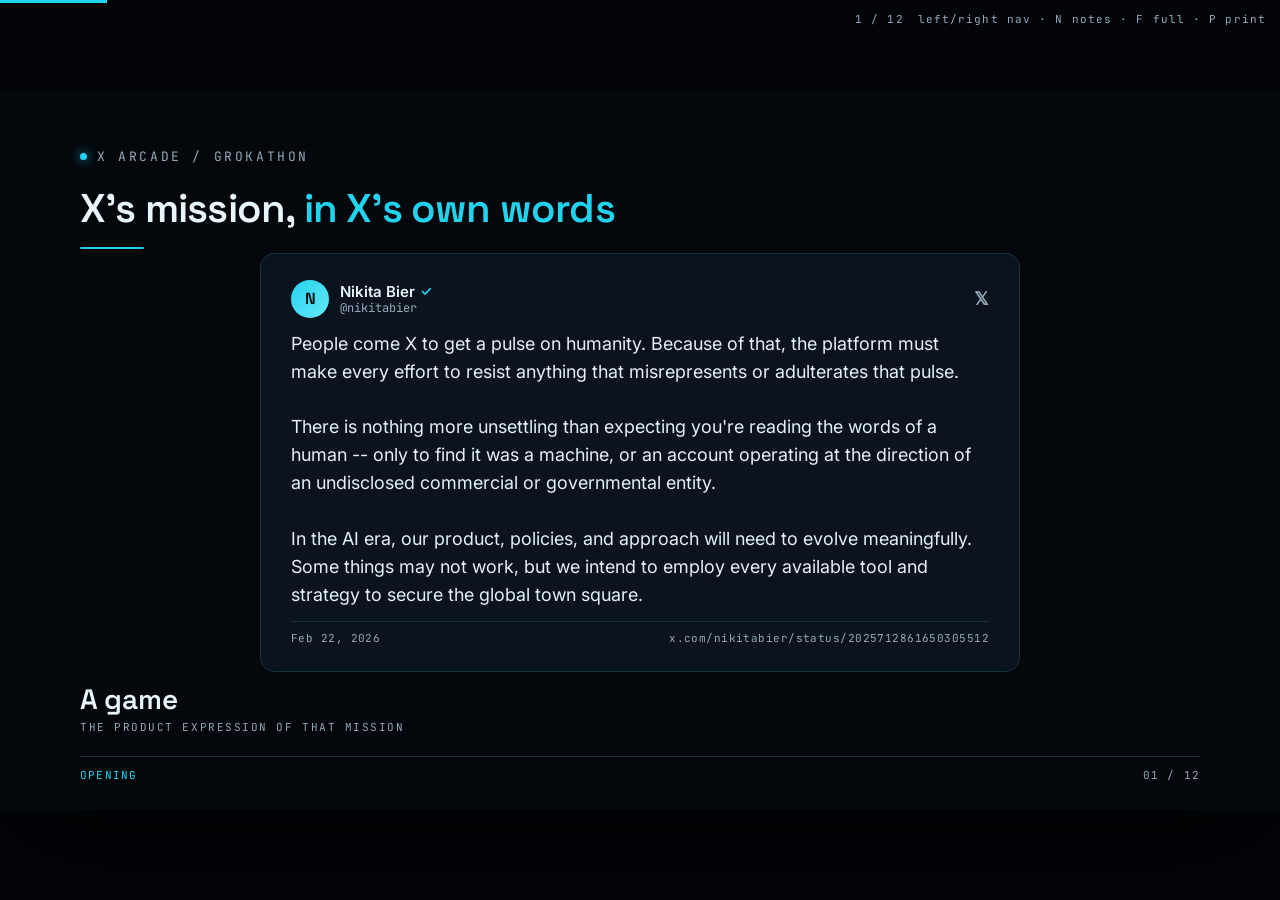
<file: slides/index.html>
<!DOCTYPE html>
<html lang="en">
<head>
<meta charset="utf-8"/>
<meta name="viewport" content="width=device-width, initial-scale=1, viewport-fit=cover"/>
<title>X Arcade: games generated from live X</title>
<link rel="preconnect" href="https://fonts.googleapis.com">
<link rel="preconnect" href="https://fonts.gstatic.com" crossorigin>
<link href="https://fonts.googleapis.com/css2?family=Space+Grotesk:wght@400;500;600;700&family=Inter:wght@400;500;600&family=JetBrains+Mono:wght@400;500;600&display=swap" rel="stylesheet">
<style>
:root{
  --bg:#04070B;--bgAlt:#0B141E;--ink:#E8F6FB;--inkDim:#93A9B9;
  --accent:#22D3EE;--accent2:#FF2D55;--pcrf:#67E8F9;--pigrpo:#FF2D55;
  --good:#4ADE80;--warn:#FBBF24;--grid:#16303E;
  --fh:'Space Grotesk',sans-serif;--fb:'Inter',sans-serif;--fm:'JetBrains Mono',monospace;
}
*{box-sizing:border-box;margin:0;padding:0}
html,body{height:100%;background:#030509;color:var(--ink);font-family:var(--fb);overflow:hidden}
#stageWrap{position:fixed;inset:0;display:flex;align-items:center;justify-content:center}
#stage{position:relative;width:1280px;height:720px;background:var(--bg);overflow:hidden;
  box-shadow:0 30px 120px rgba(0,0,0,.65);transform-origin:center center}
#progress{position:absolute;top:0;left:0;height:3px;background:var(--accent);z-index:40;transition:width .3s ease}
.slide{position:absolute;inset:0;padding:58px 80px 76px;display:none;flex-direction:column;opacity:0}
.slide.active{display:flex;opacity:1}
.kicker{font-family:var(--fm);font-size:13px;letter-spacing:.20em;text-transform:uppercase;color:var(--inkDim);
  display:flex;align-items:center;gap:10px;margin-bottom:22px}
.kicker .dot{width:7px;height:7px;border-radius:50%;background:var(--sys,var(--accent));box-shadow:0 0 12px var(--sys,var(--accent))}
h1.title{font-family:var(--fh);font-weight:600;font-size:40px;line-height:1.11;letter-spacing:-.02em;max-width:27ch}
.title .em{color:var(--sys,var(--accent))}
.titleRule{width:64px;height:2px;background:var(--sys,var(--accent));margin-top:16px;border-radius:2px}
.body{margin-top:24px;display:flex;flex-direction:column;gap:12px;max-width:62ch}
.body li{list-style:none;position:relative;padding-left:22px;font-size:19px;line-height:1.42;color:#dcecf5}
.body li::before{content:"";position:absolute;left:0;top:11px;width:9px;height:1.5px;background:var(--sys,var(--accent))}
.hl{display:flex;gap:34px;margin-top:auto;padding-top:20px;flex-wrap:wrap}
.stat{display:flex;flex-direction:column;gap:3px}
.stat .v{font-family:var(--fh);font-weight:600;font-size:28px;color:var(--ink);letter-spacing:-.01em}
.stat .l{font-family:var(--fm);font-size:11px;letter-spacing:.14em;text-transform:uppercase;color:var(--inkDim)}
.foot{position:absolute;left:80px;right:80px;bottom:28px;display:flex;justify-content:space-between;align-items:center;
  font-family:var(--fm);font-size:11px;letter-spacing:.11em;text-transform:uppercase;color:var(--inkDim);
  border-top:1px solid var(--grid);padding-top:11px}
.foot .sec{color:var(--sys,var(--inkDim))}
.layout-title{justify-content:center}
.layout-title h1.title{font-size:54px;max-width:23ch}
.layout-title .sub{margin-top:20px;font-size:19px;color:var(--inkDim);max-width:75ch;line-height:1.5}
.layout-closing{justify-content:center}
.layout-closing h1.title{font-size:46px}
.split{display:grid;grid-template-columns:1fr 1fr;gap:42px;align-items:center;flex:1;margin-top:6px}
.split .col-r{align-self:stretch;display:flex;align-items:center;justify-content:center;min-width:0}
.chartWrap{flex:1;margin-top:16px;display:flex;flex-direction:column;min-height:0}
.chartWrap svg{width:100%;flex:1;min-height:260px}
.split .chartWrap{width:100%;margin-top:0}
.cap{font-size:12px;color:var(--inkDim);margin-top:8px;line-height:1.4;max-width:100ch}
.figWrap{flex:1;margin-top:13px;display:flex;flex-direction:column;align-items:center;min-height:0}
.figWrap img{max-width:100%;max-height:360px;object-fit:contain;border:1px solid var(--grid);border-radius:9px;background:#0b141e}
.layout-figure.wide .figWrap{margin-top:6px}
.layout-figure.wide .figWrap img{max-height:540px;background:#0d1117;padding:4px;border-color:var(--grid)}
.layout-figure.wide .body{max-width:none}
.split .figWrap{margin-top:0;justify-content:center}
table.tbl{width:100%;border-collapse:collapse;margin-top:12px;font-size:15px;table-layout:fixed}
table.tbl th,table.tbl td{text-align:left;padding:10px 12px;border-bottom:1px solid var(--grid);vertical-align:top;line-height:1.35;overflow-wrap:anywhere}
table.tbl thead th{font-family:var(--fm);font-size:11px;letter-spacing:.09em;text-transform:uppercase;color:var(--accent);border-bottom:1px solid var(--inkDim)}
table.tbl td:first-child{font-family:var(--fm);font-size:13px;color:var(--accent);width:32%}
.tweetHero{flex:1;margin-top:14px;display:flex;align-items:center;justify-content:center;min-height:0}
.tweetRow{flex:1;margin-top:14px;display:grid;grid-template-columns:1.4fr 1fr 1fr;gap:18px;align-items:stretch;min-height:0}
.tw{background:var(--bgAlt);border:1px solid var(--grid);border-radius:14px;padding:20px 22px;display:flex;flex-direction:column;gap:12px;min-width:0}
.tw.hero{max-width:760px;padding:26px 30px}
.tw .twhead{display:flex;align-items:center;gap:11px}
.tw .av{width:38px;height:38px;border-radius:50%;background:linear-gradient(135deg,var(--accent),var(--pcrf));flex:none;
  display:flex;align-items:center;justify-content:center;font-family:var(--fh);font-weight:600;color:#04070b;font-size:16px}
.tw .who{display:flex;flex-direction:column;line-height:1.2;min-width:0}
.tw .nm{font-family:var(--fb);font-weight:600;font-size:15px;color:var(--ink);display:flex;align-items:center;gap:5px}
.tw .nm .vf{color:var(--accent);font-size:14px}
.tw .hn{font-family:var(--fm);font-size:12px;color:var(--inkDim)}
.tw .xmark{margin-left:auto;font-family:var(--fh);font-weight:700;font-size:18px;color:var(--inkDim)}
.tw .twtext{font-family:var(--fb);font-size:15px;line-height:1.5;color:#e3f0f7;white-space:pre-wrap;overflow-wrap:anywhere;flex:1}
.tw.hero .twtext{font-size:18px;line-height:1.55}
.tw .twfoot{font-family:var(--fm);font-size:11px;color:var(--inkDim);letter-spacing:.04em;border-top:1px solid var(--grid);padding-top:9px;
  display:flex;justify-content:space-between;gap:10px;overflow-wrap:anywhere}
.tweetRow .tw .twtext{font-size:13.5px;line-height:1.46}
#notes{position:fixed;left:0;right:0;bottom:0;max-height:42vh;overflow:auto;background:rgba(8,11,20,.97);
  border-top:2px solid var(--accent);padding:18px 26px;z-index:60;display:none;backdrop-filter:blur(6px)}
#notes.show{display:block}
#notes .nh{font-family:var(--fm);font-size:11px;letter-spacing:.16em;text-transform:uppercase;color:var(--accent);margin-bottom:8px}
#notes .nb{font-size:15px;line-height:1.6;color:#cdd6ea;max-width:120ch}
#hud{position:fixed;right:14px;top:12px;z-index:60;font-family:var(--fm);font-size:11px;color:var(--inkDim);letter-spacing:.1em;display:flex;gap:14px}
.navbtn{position:fixed;bottom:calc(16px + env(safe-area-inset-bottom));z-index:55;width:54px;height:54px;border-radius:50%;
  background:rgba(18,24,41,.86);border:1px solid var(--grid);color:var(--ink);font-size:26px;display:none;align-items:center;justify-content:center}
#prevBtn{left:calc(14px + env(safe-area-inset-left))}#nextBtn{right:calc(14px + env(safe-area-inset-right))}
#rotateHint{position:fixed;inset:0;z-index:70;display:none;flex-direction:column;align-items:center;justify-content:center;
  text-align:center;gap:14px;padding:40px;background:rgba(5,7,13,.95);color:var(--ink)}
#rotateHint .ic{font-size:56px;color:var(--accent)}
#rotateHint .t{font-family:var(--fh);font-weight:600;font-size:23px}
#rotateHint .s{color:var(--inkDim);font-size:15px;max-width:32ch;line-height:1.55}
#rotateHint button{margin-top:8px;font-family:var(--fm);font-size:13px;color:var(--accent);background:none;border:1px solid var(--accent);border-radius:999px;padding:9px 20px}
@media (pointer:coarse),(max-width:820px){.navbtn{display:flex}#hud .help{display:none}}
@media print{html,body{overflow:visible;height:auto}#stageWrap{position:static}#stage{transform:none!important;box-shadow:none;width:1280px;height:720px}
  .slide{display:flex!important;opacity:1!important;position:relative;page-break-after:always}#progress,#hud,#notes,.navbtn,#rotateHint{display:none!important}}
</style>
</head>
<body>
<div id="progress"></div>
<div id="hud"><span id="counter">1 / 9</span><span class="help">left/right nav · N notes · F full · P print</span></div>
<div id="stageWrap"><div id="stage"></div></div>
<div id="notes"><div class="nh">Presenter notes</div><div class="nb" id="notesBody"></div></div>
<div id="rotateHint"><div class="ic">↻</div><div class="t">Rotate to landscape</div><div class="s">This deck is designed for a wide screen. Swipe or use the arrows after rotating.</div><button id="rhDismiss">View anyway</button></div>
<script>
const PAL={"bg": "#04070B", "bgAlt": "#0B141E", "ink": "#E8F6FB", "inkDim": "#93A9B9", "accent": "#22D3EE", "accent2": "#FF2D55", "pcrf": "#67E8F9", "pigrpo": "#FF2D55", "good": "#4ADE80", "warn": "#FBBF24", "grid": "#16303E"},SLIDES=[{"n": 1, "section": "OPENING", "kicker": "X ARCADE / GROKATHON", "title": "X's mission, *in X's own words*", "layout": "chart", "body": [], "highlights": [{"label": "The product expression of that mission", "value": "A game"}], "chartRef": "bier_mission", "figureRef": "", "equations": [], "notes": "SAY: This is X's head of product, writing in February. The platform exists to give people a pulse on humanity, and nothing is more unsettling than reading what you think is a person and finding it was a machine. We did not invent that problem. X wrote it down. We built the product for it.  CUE: the quote is on screen, point and paraphrase, do not read it line by line."}, {"n": 2, "section": "THE WAR", "kicker": "RECEIPTS, NOT VIBES", "title": "X is already *at war with slop*", "layout": "chart", "body": [], "highlights": [{"label": "Chatbot accounts removed, reported", "value": "42,000"}, {"label": "Games shipped by X in 20 years", "value": "0"}, {"label": "The 2026 AI-game promise", "value": "Unshipped"}], "chartRef": "bier_receipts", "figureRef": "", "equations": [], "notes": "SAY: And X is already at war with this. Forty-two thousand chatbot accounts removed in one sweep. The InfoFi ban, killing the apps that pay people to post slop. They named the enemy, the slop-ocalypse. But in twenty years X has never shipped a game, and the AI game they promised is still unshipped. That lane is open and the mission is already stated.  CUE: point at the three cards, do not read them. The 62.9k likes figure is reported, not ours, keep it off the mic."}, {"n": 3, "section": "DECOY", "kicker": "CARTRIDGE 01", "title": "Decoy: spot the machine in *30 seconds*", "layout": "split", "body": ["One real trending thread, pulled live from X", "Four real replies plus one Grok-written imposter", "TEXT rounds and GIF rounds, where the fake is Imagine video", "Six-round matches with a results screen, then play again", "Reveal shows every player's pick and the machine's tell"], "highlights": [{"label": "Match length", "value": "6 rounds"}, {"label": "Round clock", "value": "30s"}, {"label": "Topic rounds built", "value": "12"}], "chartRef": "loop", "figureRef": "", "equations": [], "notes": "SAY: Here is what we built. One real trending thread off X. Four of these replies are real people, one was written by Grok to blend in. Thirty seconds to find the machine. Matches run six rounds and end on a results screen. Some rounds are text, some are GIF rounds where the fake is an Imagine video.  CUE: this is the shape of the game. We play it live at the end, not now."}, {"n": 4, "section": "LIVE DEMO", "kicker": "SCAN AND PLAY", "title": "Let's *play*", "layout": "title", "body": ["Scan the QR, you are in the game", "No host: the session clock runs the room", "Solo works, a crowd works, latecomers just land in the next beat"], "highlights": [{"label": "Room code", "value": "GROK"}, {"label": "On the clock", "value": "30s"}, {"label": "Match", "value": "6 rounds"}], "chartRef": "", "figureRef": "", "equations": [], "notes": "SAY: Before we go further, take out your phone and scan this code. It drops you straight into the room. There is no host to wait for, the room runs itself on a clock. Get in now, and we will play a live round together at the end.  CUE: THE QR MUST BE ON SCREEN HERE. The audience joins during the rest of the deck, so the room is full by slide 9. Do not tap START yet."}, {"n": 5, "section": "HOW IT WORKS", "kicker": "X_SEARCH TO REVEAL", "title": "Live thread in, *five gates* before play", "layout": "chart", "body": [], "highlights": [{"label": "x_search probe", "value": "42s"}, {"label": "Image gen probe", "value": "6.5s"}, {"label": "TTS probe", "value": "1.78s"}, {"label": "Commentator line, fast model", "value": "0.6s"}], "chartRef": "pipeline", "figureRef": "", "equations": [], "notes": "SAY: Under the hood it is five beats. A search finds a live thread, a second grounded call reads the real replies, Grok writes the imposter, five deterministic gates screen the round and fail closed, and only clean rounds serve. One event-day pull was rejected for an embedded link and never served. And you cannot cheat: during guessing, the answer never leaves the server.  CUE: only go deep here if the room is technical, otherwise one sentence and move on."}, {"n": 6, "section": "SYSTEM DESIGN", "kicker": "ONE PAGE, EVERY MOVING PART", "title": "One server, an *offline pipeline*, xAI behind it", "layout": "figure", "wide": true, "figureRef": "system_design", "body": [], "highlights": [], "chartRef": "", "equations": [], "notes": "SAY: Here is the whole system on one page. On the left, players join over a websocket. In the middle, one FastAPI server holds the rooms in memory, runs the clock, and serves rounds. The rounds are not pulled live during play, that is the offline pipeline at the bottom: a search finds the thread, Grok writes the imposter, it gets recorded to fixtures and committed. And the slow, expensive xAI calls on the right, Imagine and voice, are all off the round path, fired async so they never block a guess.  CUE: trace the five numbered arrows if the room is technical, otherwise say the one line: everything slow is pre-built or async, nothing slow is on the clock."}, {"n": 7, "section": "TECHNICAL COMPLEXITY", "kicker": "JUDGING CRITERION 2", "title": "The hard parts were *correctness under load*", "layout": "split", "chartRef": "gates", "figureRef": "", "equations": [], "body": ["Grounded two-call pull that rejects any answer with no search call", "Opaque uniform media so the decoy cannot be found by inspection", "Time-driven session machine, no host, so no dead-button race", "Offline demo with a socket guard proving zero network egress", "32-check abuse battery, malformed frames to a 30-player room"], "highlights": [{"label": "Abuse battery", "value": "32/32"}, {"label": "Safety gates, fail closed", "value": "5"}, {"label": "Network egress, offline proof", "value": "0"}, {"label": "Topic rounds", "value": "24"}], "notes": "SAY: The game is easy to describe and hard to make correct. Three things I would point a judge at. One, we do not trust the model to read the thread, we make two grounded calls and reject any response that did not actually search. Two, the anti-cheat: during guessing the answer never leaves the server, and every reply's media is served through an identical opaque URL, because the fake used to be findable in dev tools three different ways. Three, the whole thing runs offline from fixtures with a socket guard that fails on any network call, and a 32-check abuse suite, including a thirty-player room, passes against the live deploy.  CUE: this is the technical-complexity slide, every number is from a committed run."}, {"n": 8, "section": "WAR SCARS", "kicker": "ALL FROM BUILD DAY", "title": "What broke, and *what it taught us*", "layout": "default", "chartRef": "", "figureRef": "", "equations": [], "body": ["Host-driven rooms gave three dead-button bugs, so we deleted the host and went time-driven", "The GIF decoy leaked three ways, so media now serves through one opaque proxy", "The Space said RUNNING while hung, so the runbook is restart, not redeploy", "Live pulls kept hitting culture-war threads that pass the gates, so every fresh round gets a human read", "A shuffle broke the test suites and byte-replay, so the suites pin it and the shuffle got its own invariants"], "highlights": [{"label": "Dead-button bugs, one day", "value": "3"}, {"label": "Ways the decoy leaked", "value": "3"}], "notes": "SAY: A few honest scars, all from today. We built host-controlled rooms and it produced three separate dead-button bugs where the client and server disagreed on who could start, so we deleted the host entirely and made the room run on a clock. The GIF decoy leaked three ways at once, its URL said decoy, it was the only mp4, and the client even labeled it, so now every reply's media serves through one identical opaque URL. And the gates check integrity, not taste, so live pulls kept landing on divisive threads that passed every gate, which is why a human still reads a fresh round before it serves.  CUE: tell one of these as a story if you have time, the dead-button one lands best."}, {"n": 9, "section": "FLYWHEEL", "kicker": "THESIS, NOT A RESULT", "title": "Every guess is a *labeled judgment*", "layout": "split", "body": ["A guess marks which reply reads machine-written", "Wrong guesses flag real people who read like bots", "Aggregate signal is what no-human-in-the-loop enforcement needs", "This is a thesis. No flywheel number is measured."], "highlights": [{"label": "Labeled as such", "value": "Thesis"}, {"label": "Flywheel metrics measured", "value": "0"}], "chartRef": "flywheel", "figureRef": "", "equations": [], "notes": "SAY: Here is the thesis. X drew a bright line at AI with no human in the loop. Enforcing that line is starved for data about what reads as machine-written to real people. Every guess in the game is exactly that label, and the wrong guesses are the richest half, real people who read like bots. We have measured none of this yet, and it says so on the slide.  CUE: say the word thesis out loud, it is your honesty anchor."}, {"n": 10, "section": "PLATFORM", "kicker": "CARTRIDGES + GATES", "title": "One cabinet, *many cartridges*", "layout": "split", "body": ["A cartridge ships rounds behind one small contract", "The cabinet runs rooms, clocks, scoring, voice, share cards", "Gates are platform infrastructure, not per-game code", "A rejected round is the screen working"], "highlights": [{"label": "Gates, fail closed", "value": "5"}, {"label": "Event-day pull gated on G_URL", "value": "1"}], "chartRef": "gates", "figureRef": "", "equations": [], "notes": "SAY: This is a platform, not one game. A cartridge ships rounds behind one small contract, and the cabinet supplies the rooms, the clock, scoring, the voice host, and the share cards. The gates are infrastructure. A rejected round is not a bug, it is the screen working.  CUE: keep this short unless a judge asks."}, {"n": 11, "section": "BUSINESS", "kicker": "PROJECTIONS, LABELED", "title": "Sponsored arenas, *shareable wins*", "layout": "split", "body": ["Brands sponsor a topic arena with a light skin", "The winner's share card carries the sponsor mark", "Gates screen every round before a brand touches it", "Every revenue figure is illustrative, none is measured"], "highlights": [{"label": "Ad module CPM field", "value": "ILLUSTRATIVE"}, {"label": "Demo sponsor names", "value": "Fictional"}], "chartRef": "", "figureRef": "share_card", "equations": [], "notes": "SAY: The money is the sponsored arena. A brand picks a topic, the game stays identical, and the winner's share card carries the sponsor mark, so every share is brand reach next to a topic the brand chose. Tie it to the receipts: X killed pay-to-post because it makes slop, and this aligns the incentive with brand-safe human play. Every number here is illustrative and labeled as such.  CUE: never quote a market size, there is not a real one."}, {"n": 12, "section": "CLOSE", "kicker": "THE ASK", "title": "Built in *a day* on the API", "layout": "closing", "body": ["Live and playable now: github.com/arunshar/x-arcade-grokathon, MIT", "Usage is public and honest at /stats: actions, never impressions", "Post-back is staged and said so; realtime voice is live-mode", "The ask: ship one cartridge on X, instrument the guess stream"], "highlights": [{"label": "License", "value": "MIT"}, {"label": "On the xAI API", "value": "1 day"}], "chartRef": "", "figureRef": "", "equations": [], "notes": "SAY: Built in a day, on the xAI API, live and playable right now. Usage is public and honest at slash stats, real player actions, never impressions. What is staged, the post-back to X, we say so. The ask is small: ship one cartridge behind a real X surface and instrument the guess stream. And now, let us actually play.  CUE: SWITCH TO THE APP. The room is already full from slide 4. Tap START, run one round, land the reveal. Done."}],CHARTS={"gates": {"kind": "table", "head": ["Gate", "What it checks"], "rows": [["G_SOURCE", "post and all 5 replies present, within length bounds"], ["G_SLURS", "denylist scan over the post and every reply"], ["G_DECOY_COUNT", "exactly one imposter, and the round points at it"], ["G_AUTHOR", "real replies carry real handles, never the decoy marker"], ["G_URL", "no links in reply text"]]}, "loop": {"kind": "loop"}, "pipeline": {"kind": "pipeline"}, "flywheel": {"kind": "flywheel"}, "bier_mission": {"kind": "tweet_hero", "tweet": {"handle": "@nikitabier", "name": "Nikita Bier", "date": "Feb 22, 2026", "url": "x.com/nikitabier/status/2025712861650305512", "text": "People come X to get a pulse on humanity. Because of that, the platform must make every effort to resist anything that misrepresents or adulterates that pulse.\n\nThere is nothing more unsettling than expecting you're reading the words of a human -- only to find it was a machine, or an account operating at the direction of an undisclosed commercial or governmental entity.\n\nIn the AI era, our product, policies, and approach will need to evolve meaningfully. Some things may not work, but we intend to employ every available tool and strategy to secure the global town square."}}, "bier_receipts": {"kind": "tweet_row", "tweets": [{"handle": "@nikitabier", "name": "Nikita Bier", "date": "Jul 24, 2026", "url": "x.com/nikitabier/status/2080747924380856519", "text": "We found 42,000 accounts automating replies using chatbots and have removed them from the platform.\n\nX's core value is providing an authentic pulse on humanity -- and using AI to programmatically engage with users without a human in the loop runs counter to our mission."}, {"handle": "@nikitabier", "name": "Nikita Bier", "date": "Jul 31, 2026", "url": "x.com/nikitabier/status/2083254001014120458", "text": "We have a common enemy: the slop-ocalypse"}, {"handle": "@nikitabier", "name": "Nikita Bier", "date": "Jan 15, 2026", "url": "x.com/nikitabier/status/2011825522817270230", "text": "We are revising our developer API policies:\n\nWe will no longer allow apps that reward users for posting on X (aka \"infofi\"). This has led to a tremendous amount of AI slop & reply spam on the platform."}]}},FIGURES={"share_card": {"src": "share_card.jpg", "cap": "Imagine-generated share card, a committed demo asset. The card a winner would post back to X. The demo stages that post-back rather than posting live."}, "system_design": {"src": "system_design.png", "cap": "One game server, an offline round pipeline, and the xAI surfaces behind it. Numbered flows: 1 join and guess over wss, 2 serve a gated round, 3 fetch opaque media, 4 attach the Imagine card async, 5 host lines. Latencies are measured probes."}};
const stage=document.getElementById('stage');
if(new URLSearchParams(location.search).has('clean'))document.getElementById('hud').style.display='none';
const esc=s=>(s==null?'':String(s)).replace(/&/g,'&amp;').replace(/</g,'&lt;').replace(/>/g,'&gt;');
const emph=t=>esc(t).replace(/\*(.+?)\*/g,'<span class="em">$1</span>');
function box(x,y,w,h,label,sub,hue='accent'){
  return `<g><rect x="${x}" y="${y}" width="${w}" height="${h}" rx="10" fill="var(--bgAlt)" stroke="var(--${hue})" stroke-width="1.5"/>
  <text x="${x+w/2}" y="${y+h/2-5}" text-anchor="middle" fill="var(--ink)" font-family="var(--fh)" font-weight="600" font-size="16">${esc(label)}</text>
  <text x="${x+w/2}" y="${y+h/2+17}" text-anchor="middle" fill="var(--inkDim)" font-family="var(--fm)" font-size="11.5">${esc(sub)}</text></g>`;
}
function arrow(x1,y1,x2,y2,hue='grid'){
  return `<path d="M ${x1} ${y1} L ${x2} ${y2}" stroke="var(--${hue})" stroke-width="2" fill="none" marker-end="url(#arr)"/>`;
}
function frame(body,W=960,H=360){return `<svg viewBox="0 0 ${W} ${H}" preserveAspectRatio="xMidYMid meet"><defs><marker id="arr" markerWidth="8" markerHeight="8" refX="6" refY="4" orient="auto"><path d="M0,0 L7,4 L0,8 Z" fill="var(--inkDim)"/></marker></defs>${body}</svg>`;}
function gameLoop(){
  let g=box(130,10,300,66,'REAL THREAD','pulled live from X','accent');
  g+=box(130,104,300,66,'4 REAL + 1 GROK','imposter hidden by seed','pigrpo');
  g+=box(130,198,300,66,'30-SECOND RACE','two players, first tap wins','accent');
  g+=box(130,292,300,66,'REVEAL','real authors + decoy rationale','good');
  g+=arrow(280,76,280,104)+arrow(280,170,280,198)+arrow(280,264,280,292);
  return frame(g,560,368);
}
function pipeline(){
  const xs=[18,205,392,579,766],labels=[
    ['1 · X_SEARCH','find a live thread'],['2 · REPLIES','4 real, read verbatim'],['3 · IMPOSTER','Grok writes one'],
    ['4 · GATES','5 checks, fail closed'],['5 · QUEUE','only clean rounds serve']];
  let g='';
  xs.forEach((x,i)=>{g+=box(x,105,176,92,labels[i][0],labels[i][1],i===3?'pigrpo':(i===4?'good':'accent'));if(i<4)g+=arrow(x+176,151,xs[i+1],151);});
  g+=`<text x="480" y="255" text-anchor="middle" fill="var(--inkDim)" font-family="var(--fm)" font-size="13">Gates rejected 1 of 6 rounds built today (G_SOURCE + G_URL), so 5 serve</text>`;
  g+=`<text x="480" y="282" text-anchor="middle" fill="var(--inkDim)" font-family="var(--fm)" font-size="13">Proven offline: full two-player round, zero network egress (artifacts/integration_trace.txt)</text>`;
  return frame(g);
}
function flywheel(){
  let g=box(155,10,250,62,'PLAYERS GUESS','30-second rounds','accent');
  g+=box(305,150,245,62,'LABELED SIGNAL','human judgments, aggregated','pcrf');
  g+=box(155,290,250,62,'BOT DETECTION','the consumer of the signal','good');
  g+=box(10,150,245,62,'SHARPER DECOYS','harder rounds, more fun','pigrpo');
  g+=arrow(355,72,420,150)+arrow(420,212,355,290)+arrow(205,290,140,212)+arrow(140,150,205,72);
  return frame(g,560,368);
}
function bars(c){
  const W=560,H=330,left=120,top=38,max=Math.max(...c.bars.map(b=>b.value)),avail=355;
  let g='';
  c.bars.forEach((b,i)=>{const y=top+i*84,w=Math.max(8,avail*b.value/max);g+=`<g>
    <text x="${left-16}" y="${y+26}" text-anchor="end" fill="var(--inkDim)" font-family="var(--fh)" font-size="16">${esc(b.label)}</text>
    <rect x="${left}" y="${y}" width="${w}" height="34" rx="6" fill="var(--${b.hue})"/>
    <text x="${left+w+12}" y="${y+24}" fill="var(--ink)" font-family="var(--fm)" font-size="15" font-weight="600">${esc(b.detail)}</text></g>`;});
  return `<svg viewBox="0 0 ${W} ${H}" preserveAspectRatio="xMidYMid meet">${g}</svg><div class="cap">${esc(c.caption)}</div>`;
}
function table(c){let h='<table class="tbl"><thead><tr>'+c.head.map(x=>`<th>${esc(x)}</th>`).join('')+'</tr></thead><tbody>';
  c.rows.forEach(r=>{h+='<tr>'+r.map(x=>`<td>${esc(x)}</td>`).join('')+'</tr>';});return h+'</tbody></table>';}
function tweetCard(t,hero){
  const nm=esc(t.name||(t.handle||'').replace('@',''));
  return `<div class="tw${hero?' hero':''}">
    <div class="twhead"><div class="av">${esc((t.handle||'x').replace('@','').charAt(0).toUpperCase())}</div>
      <div class="who"><span class="nm">${nm} <span class="vf">✓</span></span><span class="hn">${esc(t.handle||'')}</span></div>
      <span class="xmark">𝕏</span></div>
    <div class="twtext">${esc(t.text||'')}</div>
    <div class="twfoot"><span>${esc(t.date||'')}</span><span>${esc(t.url||'')}</span></div></div>`;
}
function tweetHero(c){return `<div class="tweetHero">${tweetCard(c.tweet||{},true)}</div>`;}
function tweetRow(c){return `<div class="tweetRow">${(c.tweets||[]).map(t=>tweetCard(t,false)).join('')}</div>`;}
function renderChart(ref){const c=CHARTS[ref];if(!c)return'';let content='';
  if(c.kind==='table')content=table(c);else if(c.kind==='bars')content=bars(c);else if(c.kind==='loop')content=gameLoop();
  else if(c.kind==='pipeline')content=pipeline();else if(c.kind==='flywheel')content=flywheel();
  else if(c.kind==='tweet_hero')return tweetHero(c);else if(c.kind==='tweet_row')return tweetRow(c);
  return `<div class="chartWrap">${content}</div>`;}
function blockBody(s){return s.body?.length?`<ul class="body">${s.body.map(b=>`<li>${esc(b)}</li>`).join('')}</ul>`:'';}
function blockHighlights(s){return s.highlights?.length?`<div class="hl">${s.highlights.map(h=>`<div class="stat"><span class="v">${esc(h.value)}</span><span class="l">${esc(h.label)}</span></div>`).join('')}</div>`:'';}
function blockFigure(s){if(!s.figureRef)return'';const f=FIGURES[s.figureRef];return `<div class="figWrap"><img src="${f.src}" alt="X Arcade share card"/><div class="cap">${esc(f.cap)}</div></div>`;}
function buildSlide(s,i,total){const el=document.createElement('section');el.className='slide layout-'+s.layout+(s.wide?' wide':'');el.style.setProperty('--sys','var(--accent)');
  const kick=`<div class="kicker"><span class="dot"></span>${esc(s.kicker||s.section)}</div>`;
  const title=`<h1 class="title">${emph(s.title)}</h1><div class="titleRule"></div>`;let mid='';
  if(s.layout==='title')mid=`<div class="sub">${s.body.map(esc).join(' · ')}</div>`+blockHighlights(s);
  else if(s.layout==='split')mid=`<div class="split"><div class="col-l">${blockBody(s)}</div><div class="col-r">${s.figureRef?blockFigure(s):renderChart(s.chartRef)}</div></div>`+blockHighlights(s);
  else if(s.layout==='chart')mid=renderChart(s.chartRef)+blockHighlights(s);
  else if(s.layout==='figure')mid=blockFigure(s)+blockBody(s);
  else mid=blockBody(s)+blockHighlights(s);
  el.innerHTML=kick+title+mid+`<div class="foot"><span class="sec">${esc(s.section)}</span><span>${String(i+1).padStart(2,'0')} / ${total}</span></div>`;return el;}
let idx=0;const total=SLIDES.length,slideEls=[];SLIDES.forEach((s,i)=>{const e=buildSlide(s,i,total);stage.appendChild(e);slideEls.push(e);});
const notesEl=document.getElementById('notes'),notesBody=document.getElementById('notesBody'),counter=document.getElementById('counter'),progress=document.getElementById('progress');
function show(n){idx=Math.max(0,Math.min(total-1,n));slideEls.forEach((e,i)=>e.classList.toggle('active',i===idx));counter.textContent=(idx+1)+' / '+total;progress.style.width=((idx+1)/total*100)+'%';notesBody.textContent=SLIDES[idx].notes||'';try{location.hash=idx+1}catch(e){}}
function fit(){const sx=innerWidth/1280,sy=innerHeight/720;stage.style.transform='scale('+Math.min(sx,sy)+')';}
addEventListener('resize',fit);document.addEventListener('keydown',e=>{if(['ArrowRight','PageDown',' '].includes(e.key)){show(idx+1);e.preventDefault()}else if(['ArrowLeft','PageUp'].includes(e.key))show(idx-1);else if(e.key==='Home')show(0);else if(e.key==='End')show(total-1);else if(['n','N'].includes(e.key))notesEl.classList.toggle('show');else if(['f','F'].includes(e.key)){if(!document.fullscreenElement)document.documentElement.requestFullscreen();else document.exitFullscreen()}else if(['p','P'].includes(e.key))print();});
let tx=0,ty=0;stage.addEventListener('touchstart',e=>{tx=e.changedTouches[0].clientX;ty=e.changedTouches[0].clientY},{passive:true});stage.addEventListener('touchend',e=>{const t=e.changedTouches[0],dx=t.clientX-tx,dy=t.clientY-ty;if(Math.abs(dx)>45&&Math.abs(dx)>Math.abs(dy)*1.4)show(idx+(dx<0?1:-1))},{passive:true});
['prev','next'].forEach(d=>{const b=document.createElement('div');b.className='navbtn';b.id=d+'Btn';b.textContent=d==='prev'?'‹':'›';b.addEventListener('click',e=>{e.stopPropagation();show(idx+(d==='next'?1:-1))});document.body.appendChild(b)});
let dismissed=false;const hint=document.getElementById('rotateHint');document.getElementById('rhDismiss').addEventListener('click',()=>{dismissed=true;hint.style.display='none'});function orient(){hint.style.display=(innerHeight>innerWidth&&Math.min(innerWidth,innerHeight)<560&&!dismissed)?'flex':'none'}addEventListener('resize',orient);fit();orient();show(parseInt(location.hash.slice(1))-1||0);
</script>
</body>
</html>
</file>
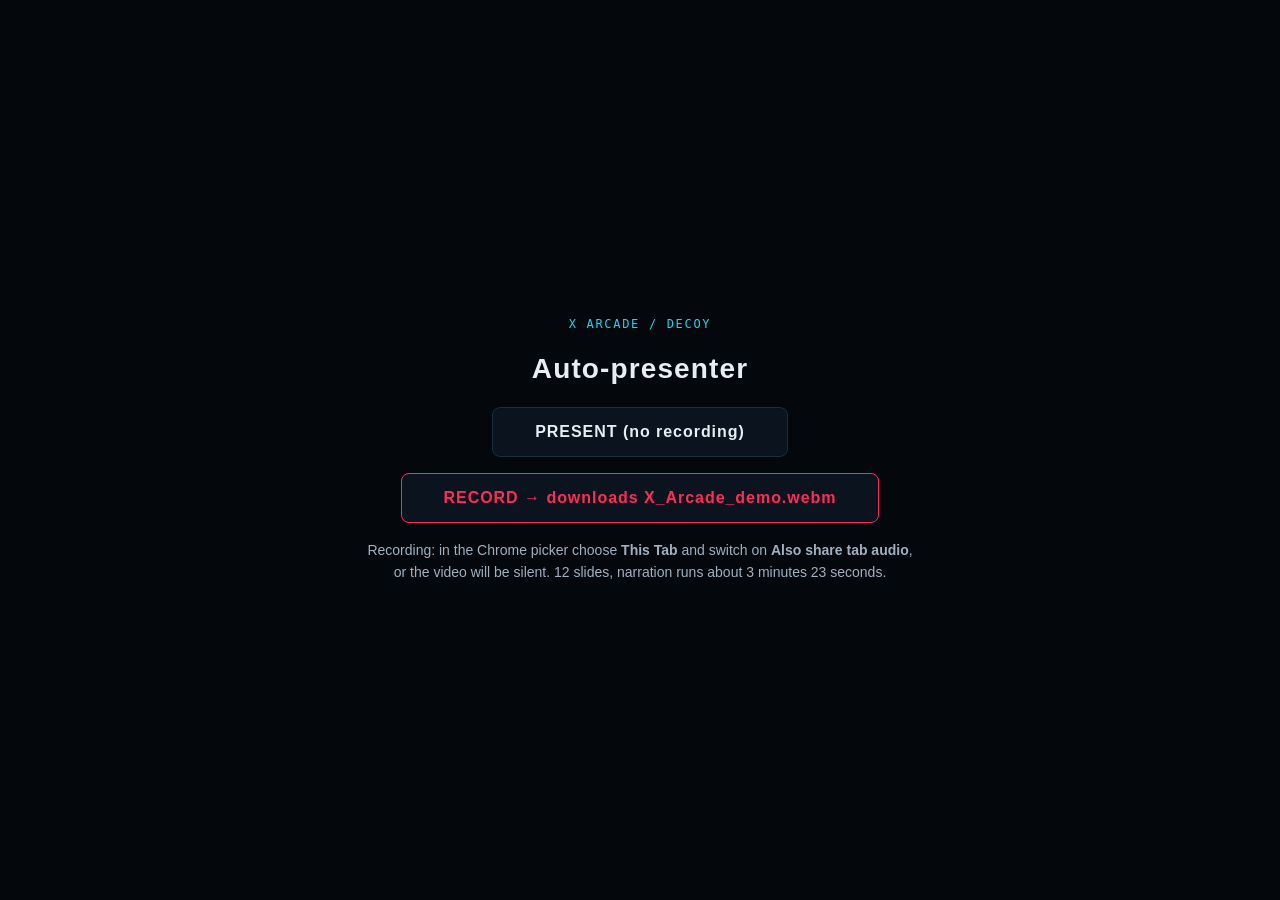
<file: X_Arcade_autopresent.html>
<!DOCTYPE html>
<html lang="en">
<head>
<meta charset="utf-8">
<meta name="viewport" content="width=device-width, initial-scale=1">
<title>X Arcade auto-presenter</title>
<style>
  :root {
    --bg: #04070B; --panel: #0B141E; --cyan: #22D3EE; --red: #FF2D55;
    --green: #4ADE80; --amber: #FBBF24; --grid: #16303E;
  }
  * { margin: 0; padding: 0; box-sizing: border-box; }
  html, body { height: 100%; background: var(--bg); color: #E6EDF3;
    font-family: "Inter", -apple-system, sans-serif; overflow: hidden; }
  #stage { position: fixed; inset: 0 0 6px 0; display: flex;
    align-items: center; justify-content: center; }
  #box { position: relative; width: 100%; height: 100%;
    max-width: calc((100vh - 6px) * 16 / 9); max-height: calc(100vw * 9 / 16); }
  #box iframe { position: absolute; inset: 0; width: 100%; height: 100%;
    border: 0; background: var(--bg); opacity: 0; transition: opacity .18s; }
  #stage iframe.live { opacity: 1; }
  #bar { position: fixed; left: 0; bottom: 0; height: 6px; width: 0;
    background: var(--cyan); transition: width .5s linear; }
  #overlay { position: fixed; inset: 0; display: flex; flex-direction: column;
    align-items: center; justify-content: center; gap: 22px;
    background: var(--bg); z-index: 10; }
  #overlay.hidden { display: none; }
  h1 { font-size: 28px; letter-spacing: .04em; }
  .mono { font-family: "JetBrains Mono", monospace; font-size: 12px;
    letter-spacing: .14em; text-transform: uppercase; color: var(--cyan); }
  .hint { max-width: 560px; text-align: center; color: #9FB0C0;
    font-size: 14px; line-height: 1.6; }
  button { font: 600 16px/1 "Inter", sans-serif; letter-spacing: .06em;
    padding: 16px 42px; border-radius: 8px; cursor: pointer;
    border: 1px solid var(--grid); background: var(--panel); color: #E6EDF3; }
  button:hover { border-color: var(--cyan); }
  #recBtn { border-color: var(--red); color: var(--red); }
  #count { font: 700 120px/1 "JetBrains Mono", monospace; color: var(--cyan); }
  #warn { color: var(--amber); font-size: 13px; max-width: 560px;
    text-align: center; display: none; }
  #doneBox { display: none; flex-direction: column; gap: 14px;
    align-items: center; }
  code { font-family: "JetBrains Mono", monospace; font-size: 12px;
    background: var(--panel); border: 1px solid var(--grid);
    padding: 8px 12px; border-radius: 6px; user-select: all; }
  #recDot { position: fixed; top: 14px; right: 16px; width: 12px; height: 12px;
    border-radius: 50%; background: var(--red); display: none; z-index: 5;
    animation: blink 1.2s infinite; }
  @keyframes blink { 50% { opacity: .25; } }
</style>
</head>
<body>
<div id="stage">
  <div id="box">
    <iframe id="fA" title="slide"></iframe>
    <iframe id="fB" title="slide"></iframe>
  </div>
</div>
<div id="bar"></div>
<div id="recDot"></div>

<div id="overlay">
  <div class="mono">X ARCADE / DECOY</div>
  <h1>Auto-presenter</h1>
  <div id="menu" style="display:flex; flex-direction:column; gap:16px; align-items:center;">
    <button id="playBtn">PRESENT (no recording)</button>
    <button id="recBtn">RECORD &rarr; downloads X_Arcade_demo.webm</button>
    <p class="hint">Recording: in the Chrome picker choose <b>This Tab</b> and
      switch on <b>Also share tab audio</b>, or the video will be silent.
      12 slides, narration runs about 3 minutes 23 seconds.</p>
    <p id="warn"></p>
  </div>
  <div id="count" style="display:none;">3</div>
  <div id="doneBox">
    <div class="mono">DONE</div>
    <p class="hint">X_Arcade_demo.webm downloaded. It uploads to YouTube as-is.
      To convert to mp4:</p>
    <code>ffmpeg -i X_Arcade_demo.webm -c:v libx264 -c:a aac X_Arcade_demo.mp4</code>
    <button onclick="location.reload()">RUN AGAIN</button>
  </div>
</div>

<script>
"use strict";
// Auto-presenter: plays narration/slideNN.mp3 per slide of the portable deck,
// advancing when each clip ends. RECORD captures this tab (video + tab audio)
// with MediaRecorder and downloads a webm. ?test=1 seeks every clip near its
// end so a full run takes ~25s for verification.
const SLIDES = 12;
const DECK = "X_Arcade_deck_portable.html";
const TEST = new URLSearchParams(location.search).has("test");
const TOTAL_S = 203 + 3 * SLIDES; // narration + settle gaps, progress bar only

const frames = [document.getElementById("fA"), document.getElementById("fB")];
const overlay = document.getElementById("overlay");
const menu = document.getElementById("menu");
const count = document.getElementById("count");
const doneBox = document.getElementById("doneBox");
const warn = document.getElementById("warn");
const bar = document.getElementById("bar");
const recDot = document.getElementById("recDot");

let front = 0;           // which iframe is visible
let recorder = null;
let recChunks = [];
let recStream = null;
let started = 0;

const deckUrl = n => `${DECK}?clean=1&b=${n}#${n}`;
const clipUrl = n => `narration/slide${String(n).padStart(2, "0")}.mp3`;

function loadFrame(el, n) {
  return new Promise(res => {
    el.onload = () => {
      // Same-origin: hide the deck's touch nav and rotate hint so they can
      // never appear in a recording, whatever the window size.
      try {
        const style = el.contentDocument.createElement("style");
        style.textContent = ".navbtn, #rotateHint, [id^=rh] { display: none !important; }";
        el.contentDocument.head.appendChild(style);
      } catch (e) { console.warn("style inject skipped:", e); }
      setTimeout(res, 250); // fonts are inline, small settle
    };
    el.src = deckUrl(n);
  });
}

function playClip(n) {
  return new Promise((res, rej) => {
    const a = new Audio(clipUrl(n));
    a.preload = "auto";
    a.onended = res;
    a.onerror = () => rej(new Error("audio failed: " + clipUrl(n)));
    let launched = false;
    const go = () => {
      // Once only: the TEST seek re-fires canplaythrough, and a second go()
      // would reset currentTime forever and the clip would never end.
      if (launched) return;
      launched = true;
      if (TEST && a.duration > 2) a.currentTime = a.duration - 1.2;
      a.play().catch(rej);
    };
    if (a.readyState >= 3) go();
    else a.addEventListener("canplaythrough", go, { once: true });
  });
}

function tickBar() {
  const t = (Date.now() - started) / 1000;
  bar.style.width = Math.min(100, 100 * t / TOTAL_S) + "%";
}

async function present() {
  started = Date.now();
  const barTimer = setInterval(tickBar, 500);
  await loadFrame(frames[front], 1);
  frames[front].classList.add("live");
  for (let n = 1; n <= SLIDES; n++) {
    // Preload the next slide in the hidden iframe while this clip plays.
    const preload = n < SLIDES ? loadFrame(frames[1 - front], n + 1) : null;
    try { await playClip(n); }
    catch (e) { console.error(e); await new Promise(r => setTimeout(r, TEST ? 800 : 4000)); }
    if (preload) {
      await preload;
      frames[1 - front].classList.add("live");
      frames[front].classList.remove("live");
      front = 1 - front;
    }
  }
  clearInterval(barTimer);
  bar.style.width = "100%";
}

async function countdown() {
  menu.style.display = "none";
  count.style.display = "block";
  for (const c of ["3", "2", "1"]) {
    count.textContent = c;
    await new Promise(r => setTimeout(r, 1000));
  }
  count.style.display = "none";
  overlay.classList.add("hidden");
}

document.getElementById("playBtn").onclick = async () => {
  await countdown();
  await present();
  overlay.classList.remove("hidden");
  doneBox.style.display = "flex";
  doneBox.querySelector(".hint").textContent = "Presentation finished.";
};

document.getElementById("recBtn").onclick = async () => {
  try {
    recStream = await navigator.mediaDevices.getDisplayMedia({
      video: { frameRate: 30 },
      audio: true,
      preferCurrentTab: true,
      selfBrowserSurface: "include",
    });
  } catch (e) {
    warn.style.display = "block";
    warn.textContent = "Screen capture was cancelled. Press RECORD and pick This Tab.";
    return;
  }
  if (recStream.getAudioTracks().length === 0) {
    warn.style.display = "block";
    warn.textContent = "No tab audio in the capture. Stop, press RECORD again, " +
      "choose This Tab and enable Also share tab audio.";
    recStream.getTracks().forEach(t => t.stop());
    return;
  }
  const mime = ["video/webm;codecs=vp9,opus", "video/webm;codecs=vp8,opus", "video/webm"]
    .find(m => MediaRecorder.isTypeSupported(m)) || "";
  recorder = new MediaRecorder(recStream, { mimeType: mime, videoBitsPerSecond: 6_000_000 });
  recChunks = [];
  recorder.ondataavailable = e => e.data.size && recChunks.push(e.data);
  recorder.start(1000);
  recDot.style.display = "block";

  await countdown();
  await present();
  await new Promise(r => setTimeout(r, 2000)); // 2s tail after slide 12

  recorder.stop();
  await new Promise(r => recorder.onstop = r);
  recStream.getTracks().forEach(t => t.stop());
  recDot.style.display = "none";

  const blob = new Blob(recChunks, { type: "video/webm" });
  const a = document.createElement("a");
  a.href = URL.createObjectURL(blob);
  a.download = "X_Arcade_demo.webm";
  a.click();
  overlay.classList.remove("hidden");
  doneBox.style.display = "flex";
  console.log("recorded bytes:", blob.size);
};
</script>
</body>
</html>
</file>
